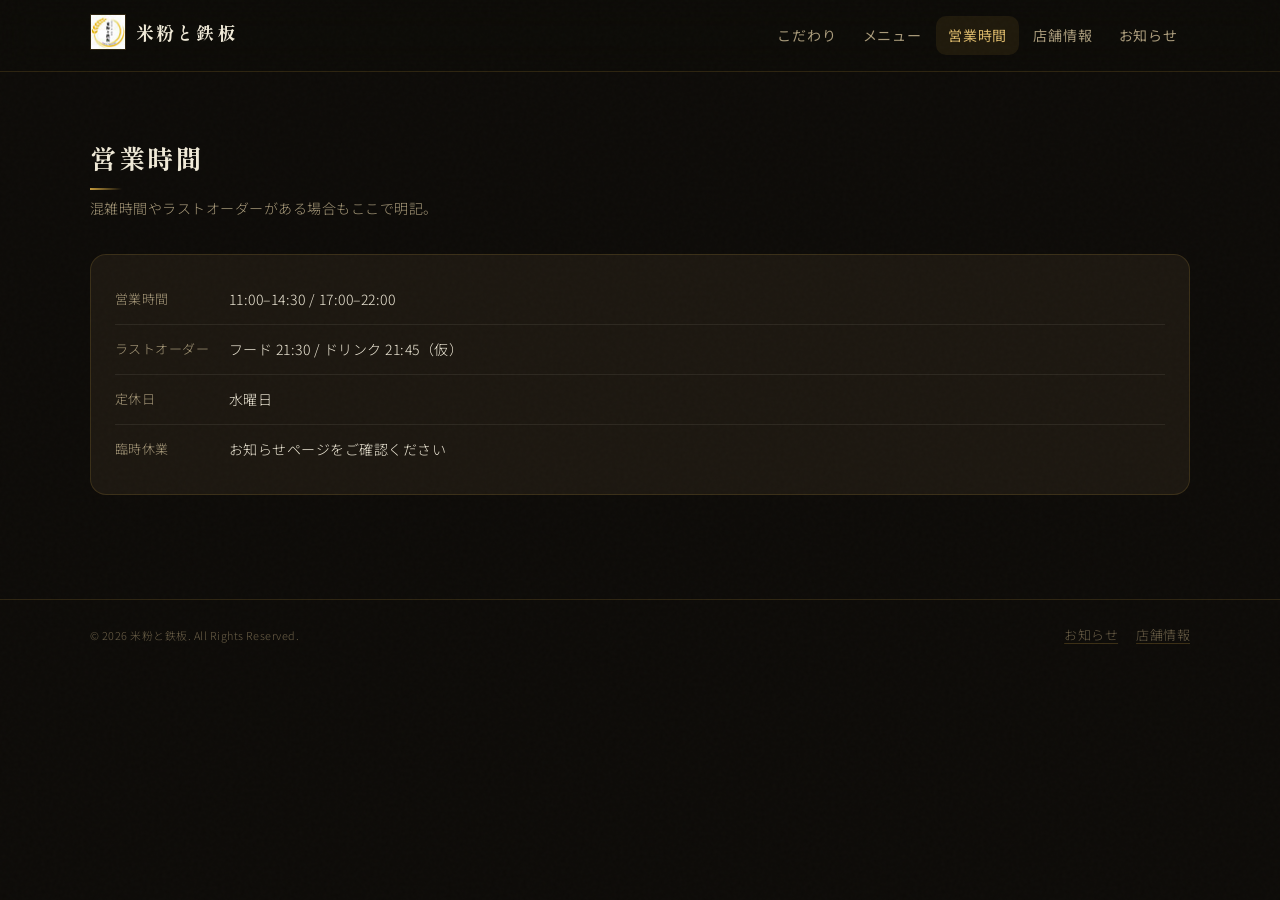
<file: hours.html>
<!-- hours.html -->
<!doctype html>
<html lang="ja">
  <head>
    <meta charset="utf-8" />
    <meta name="viewport" content="width=device-width, initial-scale=1" />
    <title>営業時間｜米粉と鉄板</title>
    <meta name="description" content="米粉と鉄板の営業時間・定休日のご案内。" />
    <link rel="stylesheet" href="style.css" />
  </head>

  <body>
    <a class="skip-link" href="#main">本文へスキップ</a>

    <header class="site-header">
      <div class="container header-inner">
        <div class="site-logo">
          <a class="brand" href="index.html" aria-label="トップへ">
            <img class="brand-mark" src="images/logo.jpg" alt="米粉と鉄板" />
            <span class="brand-name">米粉と鉄板</span>
          </a>
        </div>

        <nav class="site-nav" aria-label="グローバルナビゲーション">
          <a class="nav-link" href="index.html">こだわり</a>
          <a class="nav-link" href="menu.html">メニュー</a>
          <a class="nav-link" href="hours.html" aria-current="page">営業時間</a>
          <a class="nav-link" href="info.html">店舗情報</a>
          <a class="nav-link" href="news.html">お知らせ</a>
        </nav>
      </div>
    </header>

    <main id="main">
      <section class="section">
        <div class="container">
          <header class="section-head">
            <h1 class="section-title">営業時間</h1>
            <p class="section-lead">
              混雑時間やラストオーダーがある場合もここで明記。
            </p>
          </header>

          <div class="info-box">
            <dl class="info-list">
              <div class="info-item">
                <dt>営業時間</dt>
                <dd>11:00–14:30 / 17:00–22:00</dd>
              </div>
              <div class="info-item">
                <dt>ラストオーダー</dt>
                <dd>フード 21:30 / ドリンク 21:45（仮）</dd>
              </div>
              <div class="info-item">
                <dt>定休日</dt>
                <dd>水曜日</dd>
              </div>
              <div class="info-item">
                <dt>臨時休業</dt>
                <dd>お知らせページをご確認ください</dd>
              </div>
            </dl>
          </div>
        </div>
      </section>
    </main>

    <footer class="site-footer">
      <div class="container footer-inner">
        <small>© 2026 米粉と鉄板. All Rights Reserved.</small>
        <div class="footer-links">
          <a href="news.html">お知らせ</a>
          <a href="info.html">店舗情報</a>
        </div>
      </div>
    </footer>
  </body>
</html>
</file>
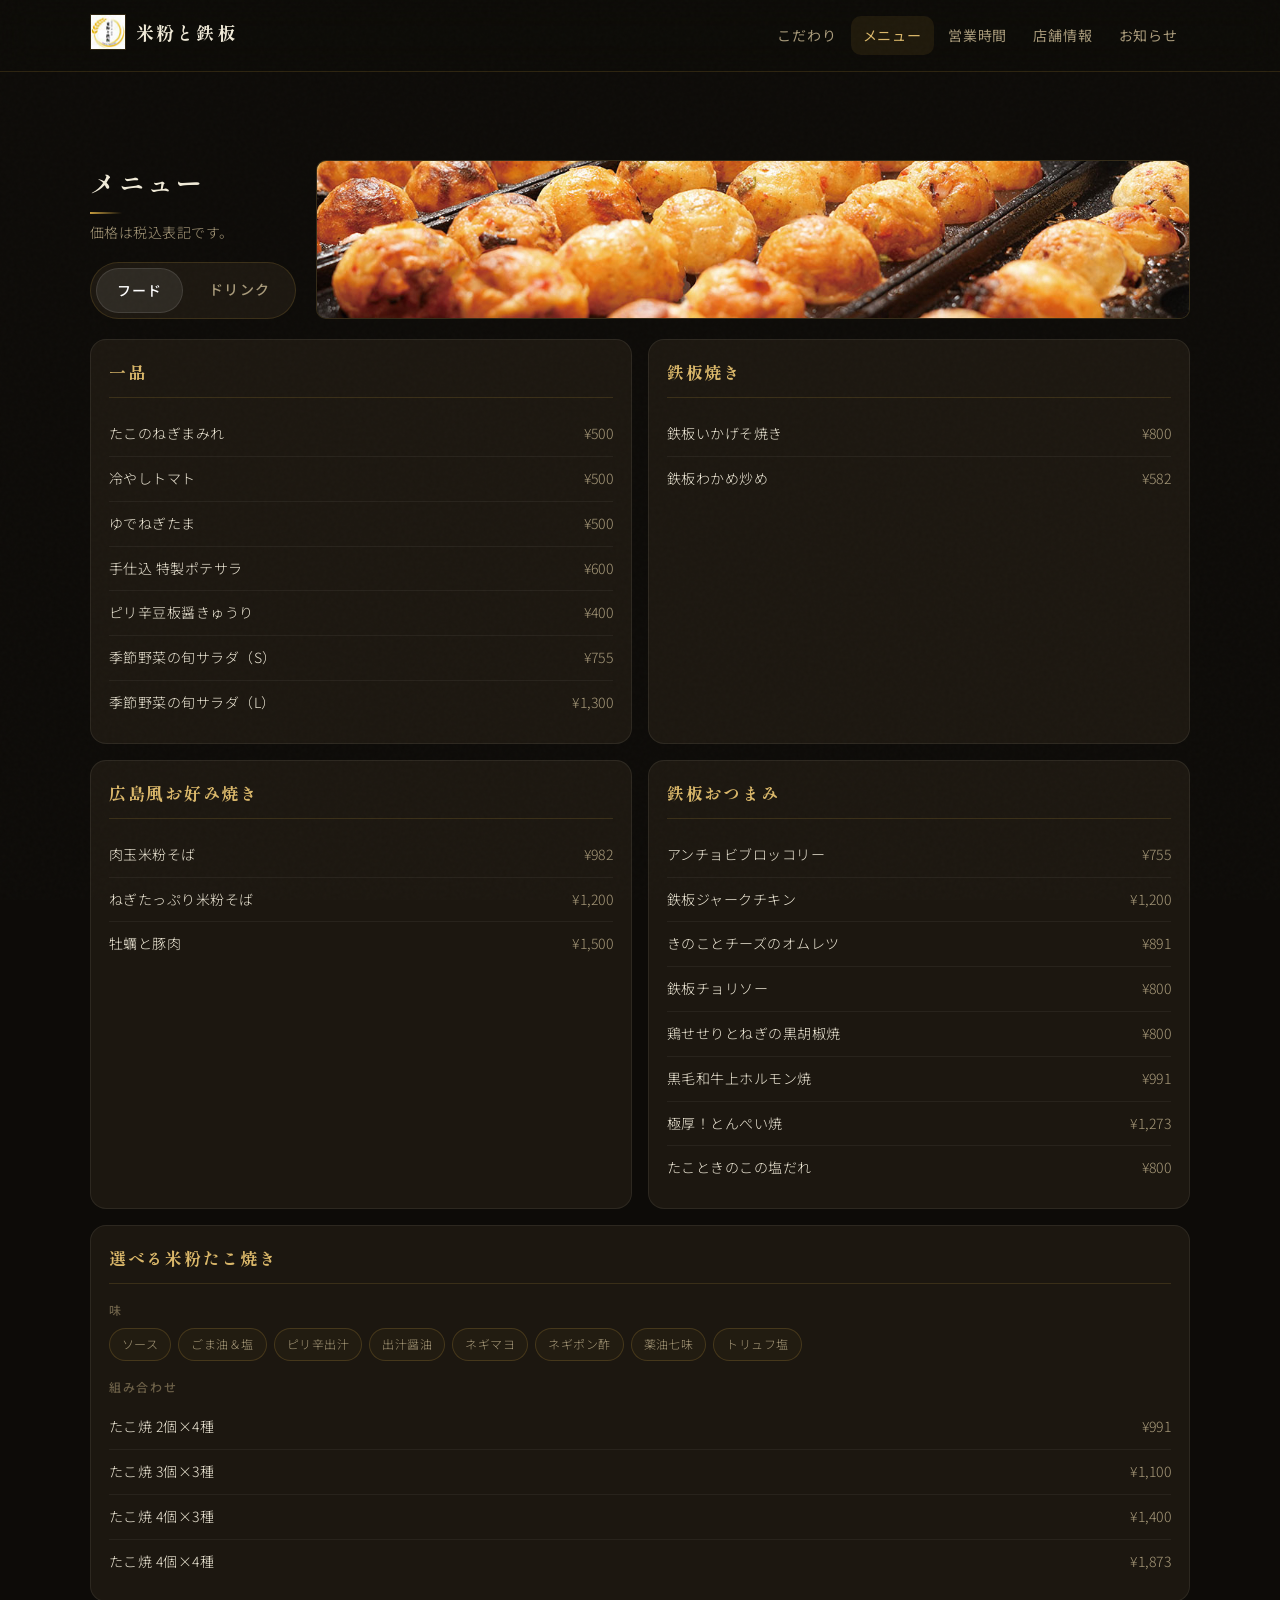
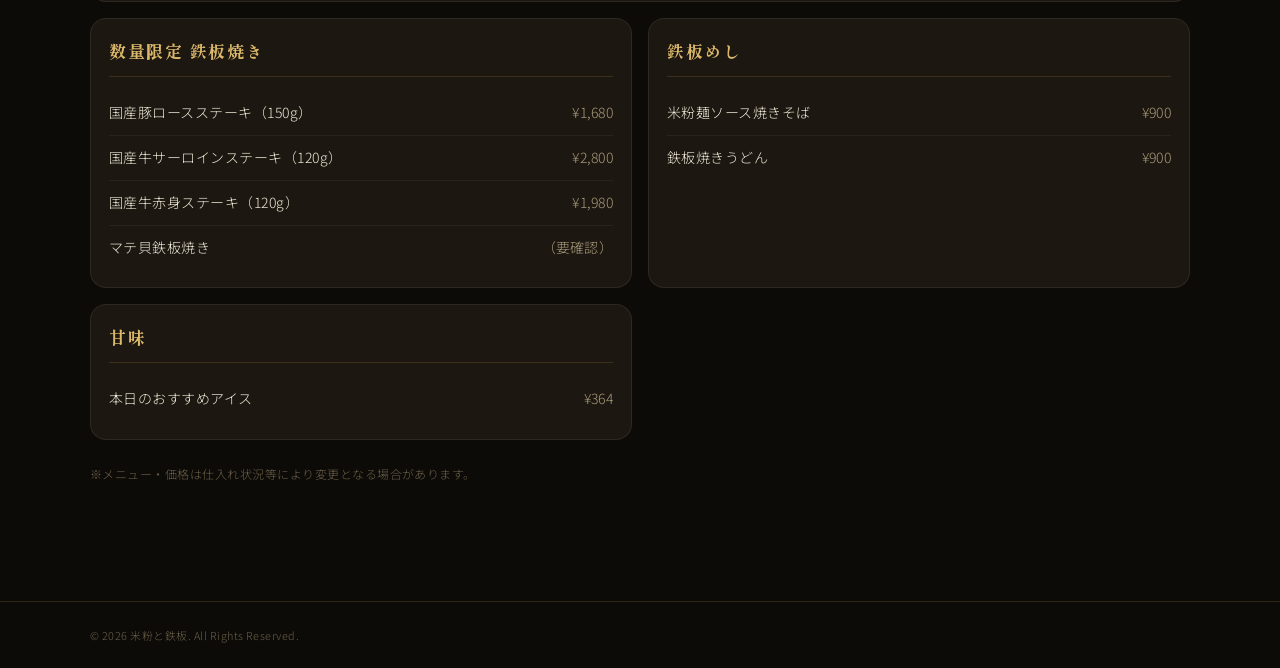
<file: menu.html>
<!DOCTYPE html>
<html lang="ja">
    <head>
        <meta charset="utf-8" />
        <meta name="viewport" content="width=device-width, initial-scale=1" />
        <title>メニュー｜米粉と鉄板</title>
        <meta
        name="description"
        content="米粉と鉄板のメニュー。鉄板焼き、おつまみ、ドリンクをご用意しています。"
        />
        <link rel="stylesheet" href="style.css" />
        <style>
          /* PC: style.cssの height:60px を上書きして左列の高さに合わせて伸ばす */
          .menu-top-grid .tab-hero {
            height: auto;
            min-height: unset;
          }

          /* スマホ: 縦積み → テキスト&タブが上、画像がフル幅で下 */
          @media (max-width: 560px) {
            .menu-top-grid {
              grid-template-columns: 1fr;
              gap: 12px;
            }
            .menu-top-grid .tab-hero {
              width: 100%;
              height: 220px;
            }
          }
        </style>
    </head>
    
    <body>
        <a class="skip-link" href="#main">本文へスキップ</a>
        
        <header class="site-header">
            <div class="container header-inner">
                <div class="site-logo">
                    <a class="brand" href="index.html" aria-label="トップへ">
                        <img class="brand-mark" src="images/logo.jpg" alt="米粉と鉄板" />
                        <span class="brand-name">米粉と鉄板</span>
                    </a>
                </div>
                
                <nav class="site-nav" aria-label="グローバルナビゲーション">
                    <a class="nav-link" href="index.html">こだわり</a>
                    <a class="nav-link" href="menu.html" aria-current="page">メニュー</a>
                    <a class="nav-link" href="hours.html">営業時間</a>
                    <a class="nav-link" href="info.html">店舗情報</a>
                    <a class="nav-link" href="news.html">お知らせ</a>
                </nav>
            </div>
        </header>
        
        
        <main id="main">
            <section class="section">
                <div class="container">
                    <div class="menu-tabs">
                        <input class="tab-radio" type="radio" name="menuTab" id="tab-food" checked/>
                        <input class="tab-radio" type="radio" name="menuTab" id="tab-drink" />

                    <div class="menu-top-grid">
                      <div class="menu-top-left">
                        <header class="section-head">
                            <h1 class="section-title">メニュー</h1>
                            <p class="section-lead">価格は税込表記です。</p>
                        </header>
                        <div class="tab-head" role="tablist" aria-label="メニュー切り替え">
                          <label class="tab-btn" for="tab-food" role="tab" aria-controls="panel-food">フード</label>
                          <label class="tab-btn" for="tab-drink" role="tab" aria-controls="panel-drink">ドリンク</label>
                        </div>
                      </div>
                      <div class="tab-hero" aria-hidden="true">
                        <img class="tab-hero-img tab-hero--food" src="images/food_img.jpg" alt="フードメニューイメージ">
                        <img class="tab-hero-img tab-hero--drink" src="images/drink_img.jpg" alt="ドリンクメニューイメージ">
                      </div>
                    </div>
                    
                
                        <section id="panel-food" class="tab-panel" role="tabpanel">
                            <div class="menu-grid-2col">
                                <!-- 一品 -->
                                <section class="menu-card">
                                        <h2 class="menu-card-title">一品</h2>
                                        <dl class="menu-dl">
                                            <div class="menu-row">
                                                <dt>たこのねぎまみれ</dt>
                                                <dd>¥500</dd>
                                            </div>
                                            <div class="menu-row">
                                                <dt>冷やしトマト</dt>
                                                <dd>¥500</dd>
                                            </div>
                                            <div class="menu-row">
                                                <dt>ゆでねぎたま</dt>
                                                <dd>¥500</dd>
                                            </div>
                                            <div class="menu-row">
                                                <dt>手仕込 特製ポテサラ</dt>
                                                <dd>¥600</dd>
                                            </div>
                                            <div class="menu-row">
                                                <dt>ピリ辛豆板醤きゅうり</dt>
                                                <dd>¥400</dd>
                                            </div>
                                            <div class="menu-row">
                                                <dt>季節野菜の旬サラダ（S）</dt>
                                                <dd>¥755</dd>
                                            </div>
                                            <div class="menu-row">
                                                <dt>季節野菜の旬サラダ（L）</dt>
                                                <dd>¥1,300</dd>
                                            </div>
                                        </dl>
                                    </section>
                                    
                                    <!-- 鉄板焼き -->
                                    <section class="menu-card">
                                        <h2 class="menu-card-title">鉄板焼き</h2>
                                        <dl class="menu-dl">
                                            <div class="menu-row">
                                                <dt>鉄板いかげそ焼き</dt>
                                                <dd>¥800</dd>
                                            </div>
                                            <div class="menu-row">
                                                <dt>鉄板わかめ炒め</dt>
                                                <dd>¥582</dd>
                                            </div>
                                        </dl>
                                    </section>
                                    
                                    <!-- 広島風お好み焼き -->
                                    <section class="menu-card">
                                        <h2 class="menu-card-title">広島風お好み焼き</h2>
                                        <dl class="menu-dl">
                                            <div class="menu-row">
                                                <dt>肉玉米粉そば</dt>
                                                <dd>¥982</dd>
                                            </div>
                                            <div class="menu-row">
                                                <dt>ねぎたっぷり米粉そば</dt>
                                                <dd>¥1,200</dd>
                                            </div>
                                            <div class="menu-row">
                                                <dt>牡蠣と豚肉</dt>
                                                <dd>¥1,500</dd>
                                            </div>
                                        </dl>
                                    </section>
                                    
                                    <!-- おつまみ -->
                                    <section class="menu-card">
                                        <h2 class="menu-card-title">鉄板おつまみ</h2>
                                        <dl class="menu-dl">
                                            <div class="menu-row">
                                                <dt>アンチョビブロッコリー</dt>
                                                <dd>¥755</dd>
                                            </div>
                                            <div class="menu-row">
                                                <dt>鉄板ジャークチキン</dt>
                                                <dd>¥1,200</dd>
                                            </div>
                                            <div class="menu-row">
                                                <dt>きのことチーズのオムレツ</dt>
                                                <dd>¥891</dd>
                                            </div>
                                            <div class="menu-row">
                                                <dt>鉄板チョリソー</dt>
                                                <dd>¥800</dd>
                                            </div>
                                            <div class="menu-row">
                                                <dt>鶏せせりとねぎの黒胡椒焼</dt>
                                                <dd>¥800</dd>
                                            </div>
                                            <div class="menu-row">
                                                <dt>黒毛和牛上ホルモン焼</dt>
                                                <dd>¥991</dd>
                                            </div>
                                            <div class="menu-row">
                                                <dt>極厚！とんぺい焼</dt>
                                                <dd>¥1,273</dd>
                                            </div>
                                            <div class="menu-row">
                                                <dt>たこときのこの塩だれ</dt>
                                                <dd>¥800</dd>
                                            </div>
                                        </dl>
                                    </section>
                                    
                                    <!-- たこ焼き -->
                                    <section class="menu-card menu-card--full">
                                        <h2 class="menu-card-title">選べる米粉たこ焼き</h2>
                                        
                                        <h3 class="menu-subtitle">味</h3>
                                        <ul class="taste-tags" aria-label="味のバリエーション">
                                            <li>ソース</li>
                                            <li>ごま油＆塩</li>
                                            <li>ピリ辛出汁</li>
                                            <li>出汁醤油</li>
                                            <li>ネギマヨ</li>
                                            <li>ネギポン酢</li>
                                            <li>薬油七味</li>
                                            <li>トリュフ塩</li>
                                        </ul>
                                        
                                        <h3 class="menu-subtitle">組み合わせ</h3>
                                        <dl class="menu-dl">
                                            <div class="menu-row">
                                                <dt>たこ焼 2個×4種</dt>
                                                <dd>¥991</dd>
                                            </div>
                                            <div class="menu-row">
                                                <dt>たこ焼 3個×3種</dt>
                                                <dd>¥1,100</dd>
                                            </div>
                                            <div class="menu-row">
                                                <dt>たこ焼 4個×3種</dt>
                                                <dd>¥1,400</dd>
                                            </div>
                                            <div class="menu-row">
                                                <dt>たこ焼 4個×4種</dt>
                                                <dd>¥1,873</dd>
                                            </div>
                                        </dl>
                                    </section>
                                    
                                    <!-- 数量限定 -->
                                    <section class="menu-card">
                                        <h2 class="menu-card-title">数量限定 鉄板焼き</h2>
                                        <dl class="menu-dl">
                                            <div class="menu-row">
                                                <dt>国産豚ロースステーキ（150g）</dt>
                                                <dd>¥1,680</dd>
                                            </div>
                                            <div class="menu-row">
                                                <dt>国産牛サーロインステーキ（120g）</dt>
                                                <dd>¥2,800</dd>
                                            </div>
                                            <div class="menu-row">
                                                <dt>国産牛赤身ステーキ（120g）</dt>
                                                <dd>¥1,980</dd>
                                            </div>
                                            <div class="menu-row">
                                                <dt>マテ貝鉄板焼き</dt>
                                                <dd>（要確認）</dd>
                                            </div>
                                        </dl>
                                    </section>
                                    
                                    <!-- 鉄板めし -->
                                    <section class="menu-card">
                                        <h2 class="menu-card-title">鉄板めし</h2>
                                        <dl class="menu-dl">
                                            <div class="menu-row">
                                                <dt>米粉麺ソース焼きそば</dt>
                                                <dd>¥900</dd>
                                            </div>
                                            <div class="menu-row">
                                                <dt>鉄板焼きうどん</dt>
                                                <dd>¥900</dd>
                                            </div>
                                        </dl>
                                    </section>
                                    
                                    <!-- 甘味 -->
                                    <section class="menu-card">
                                        <h2 class="menu-card-title">甘味</h2>
                                        <dl class="menu-dl">
                                            <div class="menu-row">
                                                <dt>本日のおすすめアイス</dt>
                                                <dd>¥364</dd>
                                            </div>
                                        </dl>
                                    </section>
                                </div>
                                <p class="menu-footnote">
                                    ※メニュー・価格は仕入れ状況等により変更となる場合があります。
                                </p>
                            </section>
                                

        <!-- ドリンク（新規） -->
        <section id="panel-drink" class="tab-panel" role="tabpanel">
            <div class="menu-grid-2col">
            <section class="menu-card">
            <h2 class="menu-card-title">ビール</h2>
            <dl class="menu-dl">
                <div class="menu-row">
                <dt>サッポロ赤星（中瓶）</dt>
                <dd>¥700</dd>
                </div>
                <div class="menu-row">
                <dt>オールフリー</dt>
                <dd>¥600</dd>
                </div>
            </dl>
            </section>

            <section class="menu-card">
            <h2 class="menu-card-title">スピリッツ</h2>
            <dl class="menu-dl">
                <div class="menu-row">
                <dt>クラフトレモンサワー</dt>
                <dd>¥800</dd>
                </div>
                <div class="menu-row">
                <dt>ジャスミンハイボール</dt>
                <dd>¥800</dd>
                </div>
            </dl>
            </section>

            <section class="menu-card">
            <h2 class="menu-card-title">お茶ハイ</h2>
            <dl class="menu-dl">
                <div class="menu-row">
                <dt>黒ウーロンハイ</dt>
                <dd>¥900</dd>
                </div>
                <div class="menu-row">
                <dt>緑茶ハイ</dt>
                <dd>¥700</dd>
                </div>
                <div class="menu-row">
                <dt>ジャスミンハイ</dt>
                <dd>¥700</dd>
                </div>
            </dl>
            </section>

            <section class="menu-card">
            <h2 class="menu-card-title">焼酎・スパイス</h2>
            <dl class="menu-dl">
                <div class="menu-row">
                <dt>カルダモン焼酎（米）</dt>
                <dd>¥800</dd>
                </div>
                <div class="menu-row">
                <dt>AKAYANE白麹（芋）</dt>
                <dd>¥900</dd>
                </div>
                <div class="menu-row">
                <dt>佐藤（黒・白・麦 各種）</dt>
                <dd>¥900</dd>
                </div>
            </dl>
            </section>

            <section class="menu-card menu-card--full">
            <h2 class="menu-card-title">クラフトジン</h2>
            <dl class="menu-dl">
                <div class="menu-row">
                <dt>HOLON 金木犀</dt>
                <dd>¥1,200</dd>
                </div>
                <div class="menu-row">
                <dt>HOLON 薫柑</dt>
                <dd>¥1,200</dd>
                </div>
                <div class="menu-row">
                <dt>ENGINE organic</dt>
                <dd>¥900</dd>
                </div>
                <div class="menu-row">
                <dt>KOMASA 桜島小みかん</dt>
                <dd>¥900</dd>
                </div>
                <div class="menu-row">
                <dt>KOMASA ほうじ茶</dt>
                <dd>¥900</dd>
                </div>
                <div class="menu-row">
                <dt>KOMASA 苺</dt>
                <dd>¥900</dd>
                </div>
                <div class="menu-row">
                <dt>MONKEY 47</dt>
                <dd>¥1,200</dd>
                </div>
                <div class="menu-row">
                <dt>No.8</dt>
                <dd>¥900</dd>
                </div>
                <div class="menu-row">
                <dt>EMPRESS1908</dt>
                <dd>¥900</dd>
                </div>
                <div class="menu-row">
                <dt>BOBBY’S</dt>
                <dd>¥800</dd>
                </div>
                <div class="menu-row">
                <dt>季の美</dt>
                <dd>¥800</dd>
                </div>
                <div class="menu-row">
                <dt>サイレントプール</dt>
                <dd>¥800</dd>
                </div>
            </dl>
            </section>

            <section class="menu-card menu-card--full">
            <h2 class="menu-card-title">ウイスキー</h2>
            <dl class="menu-dl">
                <div class="menu-row">
                <dt>角ハイボール</dt>
                <dd>¥582</dd>
                </div>
                <div class="menu-row">
                <dt>キリン陸ハイボール</dt>
                <dd>¥700</dd>
                </div>
                <div class="menu-row">
                <dt>山崎</dt>
                <dd>¥1,200</dd>
                </div>
                <div class="menu-row">
                <dt>白州</dt>
                <dd>¥1,200</dd>
                </div>
                <div class="menu-row">
                <dt>響 Japanese Harmony</dt>
                <dd>¥1,200</dd>
                </div>
                <div class="menu-row">
                <dt>知多</dt>
                <dd>¥950</dd>
                </div>
                <div class="menu-row">
                <dt>宮城峡</dt>
                <dd>¥1,000</dd>
                </div>
                <div class="menu-row">
                <dt>余市</dt>
                <dd>¥1,000</dd>
                </div>
                <div class="menu-row">
                <dt>Maker’s Mark</dt>
                <dd>¥800</dd>
                </div>
                <div class="menu-row">
                <dt>BOWMORE 12Years</dt>
                <dd>¥900</dd>
                </div>
            </dl>
            </section>

            <section class="menu-card">
            <h2 class="menu-card-title">日本酒</h2>
            <ul class="menu-note-list">
                <li>AKABU（岩手）</li>
                <li>紀土（和歌山）</li>
                <li>鍋島（佐賀）</li>
                <li>飛鸞（長崎）</li>
                <li>山本（秋田）</li>
                <li>日日（京都）</li>
                <li>産土（熊本）</li>
                <li>光栄菊（佐賀）など</li>
            </ul>
            <p class="menu-note">
                ※仕入れ状況によりラインナップが異なります。価格はスタッフまで。
            </p>
            </section>

            <section class="menu-card">
            <h2 class="menu-card-title">ワイン</h2>
            <ul class="menu-note-list">
                <li>Sauvignon Blanc / Cabernet Sauvignon</li>
                <li>Chardonnay / Pinot Noir</li>
                <li>Riesling / Syrah / Merlot</li>
            </ul>
            <p class="menu-note">
                ※鉄板焼きに合うワインをご用意しています。価格はスタッフまで。
            </p>
            </section>

            <section class="menu-card">
            <h2 class="menu-card-title">ソフトドリンク（ALL ¥500）</h2>
            <dl class="menu-dl">
                <div class="menu-row">
                <dt>自家製レモンスカッシュ</dt>
                <dd>¥500</dd>
                </div>
                <div class="menu-row">
                <dt>コカ・コーラ</dt>
                <dd>¥500</dd>
                </div>
                <div class="menu-row">
                <dt>ジンジャーエール</dt>
                <dd>¥500</dd>
                </div>
                <div class="menu-row">
                <dt>ジャスミンティー</dt>
                <dd>¥500</dd>
                </div>
                <div class="menu-row">
                <dt>トニック</dt>
                <dd>¥500</dd>
                </div>
                <div class="menu-row">
                <dt>オレンジジュース</dt>
                <dd>¥500</dd>
                </div>
                <div class="menu-row">
                <dt>緑茶</dt>
                <dd>¥500</dd>
                </div>
                <div class="menu-row">
                <dt>黒烏龍茶</dt>
                <dd>¥500</dd>
                </div>
            </dl>
            </section>
        </div>
        <p class="menu-footnote">
            ※メニュー・価格は仕入れ状況等により変更となる場合があります。
        </p>
    </section>
    </div>
    </main>

    <footer class="site-footer">
    <div class="container footer-inner">
        <small>© 2026 米粉と鉄板. All Rights Reserved.</small>
    </div>
    </footer>
</body>
</html>
</file>
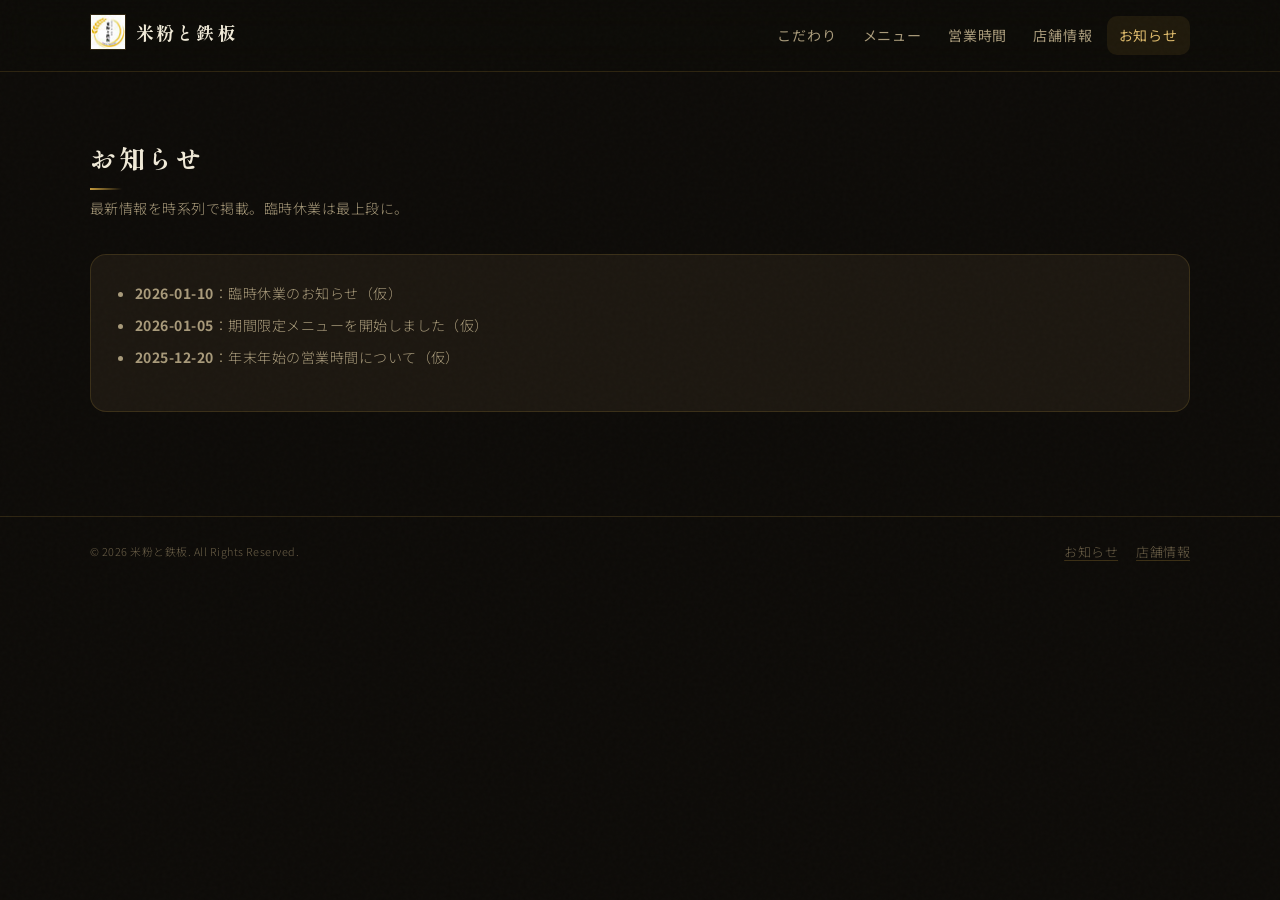
<file: news.html>
<!-- news.html -->
<!doctype html>
<html lang="ja">
  <head>
    <meta charset="utf-8" />
    <meta name="viewport" content="width=device-width, initial-scale=1" />
    <title>お知らせ｜米粉と鉄板</title>
    <meta
      name="description"
      content="米粉と鉄板からのお知らせ。臨時休業、キャンペーン、新メニュー情報など。"
    />
    <link rel="stylesheet" href="style.css" />
  </head>

  <body>
    <a class="skip-link" href="#main">本文へスキップ</a>

    <header class="site-header">
      <div class="container header-inner">
        <div class="site-logo">
          <a class="brand" href="index.html" aria-label="トップへ">
            <img class="brand-mark" src="images/logo.jpg" alt="米粉と鉄板" />
            <span class="brand-name">米粉と鉄板</span>
          </a>
        </div>

        <nav class="site-nav" aria-label="グローバルナビゲーション">
          <a class="nav-link" href="index.html">こだわり</a>
          <a class="nav-link" href="menu.html">メニュー</a>
          <a class="nav-link" href="hours.html">営業時間</a>
          <a class="nav-link" href="info.html">店舗情報</a>
          <a class="nav-link" href="news.html" aria-current="page">お知らせ</a>
        </nav>
      </div>
    </header>

    <main id="main">
      <section class="section">
        <div class="container">
          <header class="section-head">
            <h1 class="section-title">お知らせ</h1>
            <p class="section-lead">
              最新情報を時系列で掲載。臨時休業は最上段に。
            </p>
          </header>

          <!-- まずはシンプルに記事リスト（デザインは後でCSS追加してもOK） -->
          <div class="info-box">
            <ul class="bullets">
              <li><strong>2026-01-10</strong>：臨時休業のお知らせ（仮）</li>
              <li>
                <strong>2026-01-05</strong
                >：期間限定メニューを開始しました（仮）
              </li>
              <li>
                <strong>2025-12-20</strong>：年末年始の営業時間について（仮）
              </li>
            </ul>
          </div>
        </div>
      </section>
    </main>

    <footer class="site-footer">
      <div class="container footer-inner">
        <small>© 2026 米粉と鉄板. All Rights Reserved.</small>
        <div class="footer-links">
          <a href="news.html">お知らせ</a>
          <a href="info.html">店舗情報</a>
        </div>
      </div>
    </footer>
  </body>
</html>
</file>
<file: style.css>
/* style.css — 米粉と鉄板 */

@import url("https://fonts.googleapis.com/css2?family=Shippori+Mincho+B1:wght@400;500;600;700;800&family=Noto+Sans+JP:wght@300;400;500;700&display=swap");

/* ==============================
  Design Tokens
============================== */
:root {
  --bg: #0d0b08;
  --bg2: #131009;
  --panel: #1c1710;
  --panel2: #221c12;
  --amber: #c49a3c;
  --amber-lt: #dbb86a;
  --amber-dim: rgba(196, 154, 60, 0.15);
  --copper: #9a6433;
  --text: #f0ead8;
  --subtext: #a89a7a;
  --muted: #6b5f47;
  --line: rgba(196, 154, 60, 0.18);
  --line2: rgba(240, 234, 216, 0.08);
  --focus: rgba(196, 154, 60, 0.5);
  --radius: 16px;
  --radius-sm: 10px;
  --shadow: 0 12px 40px rgba(0, 0, 0, 0.55);
  --shadow-sm: 0 4px 18px rgba(0, 0, 0, 0.35);
  --container: 1100px;
  --serif:
    "Shippori Mincho B1", "Hiragino Mincho ProN", "Yu Mincho", "MS PMincho",
    serif;
  --sans: "Noto Sans JP", "Hiragino Kaku Gothic ProN", Meiryo, sans-serif;
}

/* ==============================
  Reset & Base
============================== */
*,
*::before,
*::after {
  box-sizing: border-box;
}
html,
body {
  height: 100%;
  margin: 0;
}

body {
  margin: 0;
  background: var(--bg);
  color: var(--text);
  font-family: var(--sans);
  font-weight: 300;
  line-height: 1.7;
  letter-spacing: 0.03em;
  -webkit-font-smoothing: antialiased;
}

/* Grain overlay */
body::before {
  content: "";
  position: fixed;
  inset: 0;
  background-image: url("data:image/svg+xml,%3Csvg viewBox='0 0 256 256' xmlns='http://www.w3.org/2000/svg'%3E%3Cfilter id='noise'%3E%3CfeTurbulence type='fractalNoise' baseFrequency='0.9' numOctaves='4' stitchTiles='stitch'/%3E%3C/filter%3E%3Crect width='100%25' height='100%25' filter='url(%23noise)' opacity='0.04'/%3E%3C/svg%3E");
  pointer-events: none;
  z-index: 999;
  opacity: 0.55;
}

a {
  color: inherit;
  text-decoration: none;
}

/* 画像の角丸は一切なし */
img {
  max-width: 100%;
  height: auto;
  display: block;
  border-radius: 0 !important;
}

a:focus-visible,
button:focus-visible {
  outline: 2px solid var(--focus);
  outline-offset: 3px;
  border-radius: 8px;
}

.container {
  width: min(var(--container), calc(100% - 40px));
  margin-inline: auto;
}

.skip-link {
  position: absolute;
  left: -9999px;
  top: 8px;
  padding: 10px 14px;
  background: var(--panel);
  border: 1px solid var(--line);
  border-radius: 10px;
}
.skip-link:focus {
  left: 12px;
  z-index: 9999;
}

/* ==============================
  Header
============================== */
.site-header {
  position: sticky;
  top: 0;
  z-index: 100;
  background: rgba(13, 11, 8, 0.82);
  backdrop-filter: blur(16px) saturate(160%);
  border-bottom: 1px solid var(--line);
}

.header-inner {
  display: flex;
  align-items: center;
  justify-content: space-between;
  gap: 20px;
  padding: 14px 0;
}

.brand {
  display: inline-flex;
  align-items: center;
  gap: 10px;
}

.brand-mark {
  width: 36px;
  height: 36px;
  object-fit: cover;
  border: 1px solid var(--line);
}

.brand-name {
  font-family: var(--serif);
  font-weight: 700;
  font-size: 18px;
  letter-spacing: 0.12em;
  color: var(--text);
}

.site-nav {
  display: flex;
  align-items: center;
  gap: 2px;
  flex-wrap: wrap;
  justify-content: flex-end;
}

.nav-link {
  display: inline-flex;
  padding: 8px 12px;
  border-radius: 10px;
  font-size: 14px;
  font-weight: 400;
  color: var(--subtext);
  letter-spacing: 0.06em;
  transition:
    color 0.2s,
    background 0.2s;
}
.nav-link:hover {
  color: var(--text);
  background: rgba(196, 154, 60, 0.08);
}
.nav-link[aria-current="page"] {
  color: var(--amber-lt);
  background: rgba(196, 154, 60, 0.1);
}

/* ==============================
  Amber Divider
============================== */
.amber-rule {
  display: flex;
  align-items: center;
  gap: 12px;
  margin: 0 0 24px;
}
.amber-rule::before,
.amber-rule::after {
  content: "";
  flex: 1;
  height: 1px;
  background: linear-gradient(90deg, transparent, var(--amber), transparent);
  opacity: 0.4;
}
.amber-rule span {
  font-family: var(--serif);
  font-size: 12px;
  letter-spacing: 0.18em;
  color: var(--amber);
  opacity: 0.8;
  white-space: nowrap;
}

/* ==============================
  Buttons
============================== */
.btn {
  display: inline-flex;
  align-items: center;
  justify-content: center;
  gap: 8px;
  padding: 12px 22px;
  border-radius: 12px;
  border: 1px solid var(--line);
  background: transparent;
  color: var(--text);
  font-family: var(--sans);
  font-size: 14px;
  font-weight: 500;
  letter-spacing: 0.06em;
  cursor: pointer;
  transition:
    transform 0.15s ease,
    background 0.15s ease,
    border-color 0.15s ease;
  min-height: 44px;
  user-select: none;
}
.btn:hover {
  transform: translateY(-1px);
  background: rgba(196, 154, 60, 0.06);
  border-color: rgba(196, 154, 60, 0.3);
}
.btn:active {
  transform: translateY(0);
}

.btn-primary {
  background: rgba(196, 154, 60, 0.12);
  border-color: rgba(196, 154, 60, 0.35);
  color: var(--amber-lt);
}
.btn-primary:hover {
  background: rgba(196, 154, 60, 0.2);
  border-color: rgba(196, 154, 60, 0.55);
}

.btn-ghost {
  background: transparent;
  border-color: var(--line2);
}
.btn-ghost:hover {
  border-color: rgba(196, 154, 60, 0.25);
}

/* ==============================
  Hero
============================== */
.hero {
  padding: 40px 0 0;
}

.hero-copy {
  padding: 0 0 32px;
  max-width: 680px;
}

.eyebrow {
  display: inline-flex;
  align-items: center;
  gap: 8px;
  font-size: 12px;
  letter-spacing: 0.2em;
  color: var(--amber);
  margin: 0 0 14px;
}
.eyebrow::before {
  content: "";
  width: 24px;
  height: 1px;
  background: var(--amber);
  opacity: 0.7;
}

.hero-title {
  margin: 0 0 14px;
  font-family: var(--serif);
  font-size: clamp(30px, 3.4vw, 48px);
  font-weight: 700;
  line-height: 1.25;
  letter-spacing: 0.06em;
  color: var(--text);
}

.hero-lead {
  margin: 0;
  color: var(--subtext);
  font-size: 15px;
  max-width: 52ch;
  line-height: 1.8;
}

/* ==============================
  Slider — max 1080px
============================== */
.hero-slider-wrap {
  width: 100%;
  max-width: 1080px;
  margin: 0 auto 48px;
}

.slider-radio {
  position: absolute;
  opacity: 0;
  pointer-events: none;
}

.hero-slider {
  position: relative;
  border: 1px solid var(--line);
  background: var(--panel);
}

.hero-slider::before {
  content: "";
  position: absolute;
  inset: -24px;
  background: radial-gradient(
    ellipse at center,
    rgba(196, 154, 60, 0.07) 0%,
    transparent 68%
  );
  pointer-events: none;
  z-index: -1;
}

.slider-visual {
  position: relative;
}

.slider-viewport {
  overflow: hidden;
}

.slider-track {
  display: flex;
  width: 500%;
  transition: transform 0.5s cubic-bezier(0.4, 0, 0.2, 1);
}

.slide {
  width: 100%;
  aspect-ratio: 16 / 9;
  margin: 0;
  background-size: cover;
  background-position: center;
  background-repeat: no-repeat;
}
.slide-1 {
  background-image: url("images/slide1.jpg");
}
.slide-2 {
  background-image: url("images/slide2.jpg");
}
.slide-3 {
  background-image: url("images/slide3.jpg");
}
.slide-4 {
  background-image: url("images/slide4.jpg");
}
.slide-5 {
  background-image: url("images/slide5.jpg");
}

#slide-1:checked ~ .slider-visual .slider-viewport .slider-track {
  transform: translateX(0%);
}
#slide-2:checked ~ .slider-visual .slider-viewport .slider-track {
  transform: translateX(-20%);
}
#slide-3:checked ~ .slider-visual .slider-viewport .slider-track {
  transform: translateX(-40%);
}
#slide-4:checked ~ .slider-visual .slider-viewport .slider-track {
  transform: translateX(-60%);
}
#slide-5:checked ~ .slider-visual .slider-viewport .slider-track {
  transform: translateX(-80%);
}

/* 左右オーバーレイボタン（hover時のみ表示） */
.slider-btn {
  position: absolute;
  top: 50%;
  transform: translateY(-50%);
  z-index: 10;
  width: 48px;
  height: 64px;
  border: none;
  background: rgba(13, 11, 8, 0.55);
  color: var(--text);
  font-size: 26px;
  line-height: 1;
  cursor: pointer;
  opacity: 0;
  transition:
    opacity 0.2s ease,
    background 0.15s ease;
  display: flex;
  align-items: center;
  justify-content: center;
}
.slider-btn--prev {
  left: 0;
}
.slider-btn--next {
  right: 0;
}
.slider-visual:hover .slider-btn {
  opacity: 1;
}
.slider-btn:hover {
  background: rgba(13, 11, 8, 0.78);
}

.slider-dots {
  display: flex;
  justify-content: center;
  gap: 10px;
  padding: 10px 0 8px;
}

.dot {
  width: 8px;
  height: 8px;
  border-radius: 999px;
  border: 1px solid rgba(196, 154, 60, 0.4);
  background: transparent;
  cursor: pointer;
  transition:
    background 0.2s,
    border-color 0.2s;
}

#slide-1:checked ~ .slider-dots label[for="slide-1"],
#slide-2:checked ~ .slider-dots label[for="slide-2"],
#slide-3:checked ~ .slider-dots label[for="slide-3"],
#slide-4:checked ~ .slider-dots label[for="slide-4"],
#slide-5:checked ~ .slider-dots label[for="slide-5"] {
  background: var(--amber);
  border-color: var(--amber);
}

/* ==============================
  Sections
============================== */
.section {
  padding: 64px 0;
}

.section-head {
  margin-bottom: 32px;
}

.section-title {
  margin: 0 0 6px;
  font-family: var(--serif);
  font-size: clamp(20px, 2.2vw, 26px);
  font-weight: 700;
  letter-spacing: 0.1em;
  color: var(--text);
}

.section-title::after {
  content: "";
  display: block;
  width: 32px;
  height: 2px;
  background: linear-gradient(90deg, var(--amber), transparent);
  margin-top: 8px;
}

.section-lead {
  margin: 0;
  color: var(--subtext);
  font-size: 14px;
  max-width: 60ch;
  line-height: 1.8;
}

.section-cta {
  margin-top: 24px;
  display: flex;
  gap: 12px;
}
.section-cta.left {
  justify-content: flex-start;
}

/* ==============================
  Menu Page — Tabs
============================== */
.tab-radio {
  position: absolute;
  opacity: 0;
  pointer-events: none;
}

.menu-tabs {
  margin-top: 24px;
}

/* PC: tab-bar は flex横並び（タブボタン左・画像右） */
.tab-bar {
  display: flex;
  align-items: center;
  gap: 16px;
  margin-bottom: 24px;
}

.tab-head {
  display: inline-flex;
  gap: 6px;
  padding: 5px;
  border: 1px solid var(--line);
  border-radius: 999px;
  background: var(--panel);
  flex-shrink: 0;
}

.tab-btn {
  cursor: pointer;
  padding: 10px 20px;
  border-radius: 999px;
  font-size: 14px;
  font-weight: 500;
  letter-spacing: 0.08em;
  color: var(--subtext);
  user-select: none;
  transition:
    background 0.2s,
    color 0.2s;
}

/* アクティブタブ（元の構造に合わせたセレクタ） */
#tab-food:checked ~ .tab-bar .tab-head label[for="tab-food"],
#tab-drink:checked ~ .tab-bar .tab-head label[for="tab-drink"] {
  color: var(--amber-lt);
  background: rgba(196, 154, 60, 0.12);
}

.tab-hero {
  flex: 1;
  overflow: hidden;
  height: 60px;
  position: relative;
  border: 1px solid var(--line2);
  background: var(--panel);
}

.tab-hero-img {
  position: absolute;
  inset: 0;
  width: 100%;
  height: 100%;
  object-fit: cover;
  opacity: 0;
  transition: opacity 0.4s ease;
  border-radius: 0 !important;
}

/* 画像切り替え（元の構造に合わせたセレクタ） */
#tab-food:checked ~ .tab-bar .tab-hero--food {
  opacity: 1;
}
#tab-drink:checked ~ .tab-bar .tab-hero--drink {
  opacity: 1;
}

.tab-panel {
  display: none;
}

/* パネル表示（元の構造に合わせたセレクタ） */
#tab-food:checked ~ #panel-food {
  display: block;
}
#tab-drink:checked ~ #panel-drink {
  display: block;
}

/* ==============================
  Menu Grid (menu.html)
============================== */
.menu-grid-2col {
  display: grid;
  grid-template-columns: 1fr 1fr;
  gap: 16px;
}

.menu-card {
  border: 1px solid var(--line2);
  border-radius: var(--radius);
  background: var(--panel);
  padding: 18px;
  transition: border-color 0.2s;
}
.menu-card:hover {
  border-color: var(--line);
}
.menu-card--full {
  grid-column: 1 / -1;
}

.menu-card-title {
  margin: 0 0 14px;
  font-family: var(--serif);
  font-size: 17px;
  font-weight: 700;
  letter-spacing: 0.1em;
  color: var(--amber-lt);
  padding-bottom: 10px;
  border-bottom: 1px solid var(--line);
}

.menu-subtitle {
  margin: 16px 0 8px;
  font-size: 12px;
  font-weight: 500;
  letter-spacing: 0.14em;
  color: var(--muted);
  text-transform: uppercase;
}

.menu-dl {
  margin: 0;
}

.menu-row {
  display: grid;
  grid-template-columns: 1fr auto;
  gap: 14px;
  padding: 10px 0;
  border-bottom: 1px solid rgba(255, 255, 255, 0.05);
  align-items: baseline;
}
.menu-row:last-child {
  border-bottom: none;
}
.menu-row dt,
.menu-row dd {
  margin: 0;
}
.menu-row dt {
  font-size: 14px;
  color: var(--text);
}
.menu-row dd {
  font-size: 14px;
  font-variant-numeric: tabular-nums;
  letter-spacing: 0.02em;
  color: var(--subtext);
  white-space: nowrap;
}

.taste-tags {
  display: flex;
  flex-wrap: wrap;
  gap: 7px;
  padding: 0;
  margin: 0 0 14px;
  list-style: none;
}
.taste-tags li {
  border: 1px solid rgba(196, 154, 60, 0.22);
  border-radius: 999px;
  padding: 5px 12px;
  font-size: 12px;
  color: var(--subtext);
  background: rgba(196, 154, 60, 0.04);
  letter-spacing: 0.04em;
}

.menu-note {
  margin-top: 12px;
  color: var(--muted);
  font-size: 12px;
  line-height: 1.7;
}

.menu-note-list {
  margin: 0 0 10px;
  padding-left: 18px;
  color: var(--subtext);
  font-size: 14px;
  line-height: 2;
}

.menu-footnote {
  margin-top: 24px;
  color: var(--muted);
  font-size: 12px;
  letter-spacing: 0.04em;
}

/* ==============================
  Recommended Menu Cards (index)
============================== */
.menu-grid {
  display: grid;
  grid-template-columns: repeat(3, 1fr);
  gap: 16px;
  margin-top: 24px;
}

.osusume-menu-card {
  display: flex;
  flex-direction: column;
  border: 1px solid var(--line2);
  background: var(--panel);
  overflow: hidden;
  border-radius: var(--radius);
  box-shadow: var(--shadow-sm);
  transition:
    transform 0.2s ease,
    border-color 0.2s ease,
    box-shadow 0.2s ease;
}
.osusume-menu-card:hover {
  transform: translateY(-3px);
  border-color: var(--line);
  box-shadow: var(--shadow);
}

.osusume-menu-card img {
  width: 100%;
  aspect-ratio: 4 / 3;
  object-fit: cover;
  display: block;
  border-radius: 0 !important;
  transition: transform 0.4s ease;
}
.osusume-menu-card:hover img {
  transform: scale(1.04);
}

.menu-body {
  padding: 16px;
  flex: 1;
  display: flex;
  flex-direction: column;
  gap: 6px;
}

.menu-name {
  margin: 0;
  font-family: var(--serif);
  font-size: 16px;
  font-weight: 600;
  letter-spacing: 0.04em;
}
.menu-desc {
  margin: 0;
  color: var(--subtext);
  font-size: 13px;
  line-height: 1.7;
  flex: 1;
}
.menu-price {
  margin: 0;
  font-weight: 700;
  color: var(--amber-lt);
  letter-spacing: 0.04em;
}

/* ==============================
  Info Box
============================== */
.info-box {
  padding: 20px 24px;
  border-radius: var(--radius);
  border: 1px solid var(--line);
  background: var(--panel);
}

.info-list {
  margin: 0;
}

.info-item {
  display: grid;
  grid-template-columns: 100px 1fr;
  gap: 14px;
  padding: 12px 0;
}
.info-item + .info-item {
  border-top: 1px solid var(--line2);
}
.info-item dt {
  color: var(--subtext);
  font-size: 13px;
  padding-top: 1px;
}
.info-item dd {
  margin: 0;
  font-size: 14px;
  line-height: 1.8;
}

.info-actions {
  margin-top: 18px;
  padding-top: 16px;
  border-top: 1px solid var(--line2);
  display: flex;
  gap: 10px;
  flex-wrap: wrap;
}

/* ==============================
  Access / Map
============================== */
.access-grid {
  display: grid;
  grid-template-columns: 1fr 1fr;
  gap: 20px;
  align-items: start;
}

.map-box {
  border: 1px solid var(--line);
  overflow: hidden;
  height: 380px;
}

.access-text .info-list {
  border-radius: var(--radius);
  border: 1px solid var(--line);
  background: var(--panel);
  padding: 4px 20px;
}

.sub-title {
  margin: 0 0 12px;
  font-family: var(--serif);
  font-size: 16px;
  letter-spacing: 0.08em;
  color: var(--amber-lt);
}

.bullets {
  margin: 0 0 20px;
  padding-left: 20px;
  color: var(--subtext);
  font-size: 14px;
  line-height: 2;
}
.bullets li {
  margin: 4px 0;
}

/* ==============================
  Store Photos (info page)
============================== */
.store-photos {
  padding: 0 0 32px;
}

.photo-grid {
  display: grid;
  grid-template-columns: 1fr 1fr;
  gap: 16px;
  margin-top: 16px;
}

.photo-card {
  padding: 14px;
  border-radius: var(--radius);
  border: 1px solid var(--line2);
  background: var(--panel);
  overflow: hidden;
}

.photo-card__title {
  margin: 0 0 10px;
  font-family: var(--serif);
  font-size: 14px;
  letter-spacing: 0.06em;
  color: var(--subtext);
}

.photo {
  margin: 0;
  overflow: hidden;
  border: 1px solid var(--line2);
}

.photo img {
  width: 100%;
  aspect-ratio: 4 / 3;
  object-fit: cover;
  display: block;
  border-radius: 0 !important;
}

.photo__cap {
  padding: 10px 14px;
  font-size: 12px;
  color: var(--subtext);
  letter-spacing: 0.04em;
  border-top: 1px solid var(--line2);
  background: rgba(0, 0, 0, 0.2);
}

/* ==============================
  FAQ
============================== */
.store-faq {
  padding: 0 0 32px;
}

.faq {
  display: grid;
  gap: 8px;
  margin-top: 16px;
}

.faq-item {
  border-radius: var(--radius);
  border: 1px solid var(--line2);
  background: var(--panel);
  overflow: hidden;
  transition: border-color 0.2s;
}
.faq-item[open] {
  border-color: var(--line);
}

.faq-item > summary {
  cursor: pointer;
  list-style: none;
  padding: 16px 48px 16px 18px;
  font-weight: 500;
  font-size: 15px;
  letter-spacing: 0.02em;
  position: relative;
  color: var(--text);
}
.faq-item > summary::-webkit-details-marker {
  display: none;
}
.faq-item > summary::after {
  content: "＋";
  position: absolute;
  right: 16px;
  top: 50%;
  transform: translateY(-50%);
  font-size: 16px;
  color: var(--amber);
  opacity: 0.8;
}
.faq-item[open] > summary::after {
  content: "－";
}

.faq-item__a {
  padding: 14px 18px 16px;
  color: var(--subtext);
  font-size: 14px;
  line-height: 1.85;
  border-top: 1px solid var(--line2);
}
.faq-item__a p {
  margin: 0;
}

/* ==============================
  News
============================== */
.news-list {
  display: grid;
  gap: 2px;
  margin-top: 8px;
}

.news-item {
  display: grid;
  grid-template-columns: 110px 1fr;
  gap: 16px;
  align-items: baseline;
  padding: 14px 18px;
  border-radius: 10px;
  background: var(--panel);
  border: 1px solid var(--line2);
  font-size: 14px;
  transition: border-color 0.2s;
}
.news-item:hover {
  border-color: var(--line);
}

.news-date {
  color: var(--amber);
  font-size: 12px;
  letter-spacing: 0.06em;
  white-space: nowrap;
}
.news-text {
  color: var(--text);
}

/* ==============================
  Footer
============================== */
.site-footer {
  margin-top: 40px;
  border-top: 1px solid var(--line);
  padding: 24px 0;
  color: var(--muted);
  font-size: 13px;
}

.footer-inner {
  display: flex;
  align-items: center;
  justify-content: space-between;
  gap: 14px;
  flex-wrap: wrap;
}

.footer-links {
  display: flex;
  gap: 18px;
}
.footer-links a {
  color: var(--muted);
  text-decoration: underline;
  text-underline-offset: 3px;
  text-decoration-color: rgba(196, 154, 60, 0.25);
  transition: color 0.2s;
}
.footer-links a:hover {
  color: var(--subtext);
}

/* ==============================
  Splash Screen
============================== */
.splash {
  position: fixed;
  inset: 0;
  background: #ffffff;
  display: flex;
  align-items: center;
  justify-content: center;
  z-index: 9000;
  pointer-events: none;
  animation: splashFade 1.2s ease 2.5s forwards;
}

.splash-logo {
  display: flex;
  flex-direction: column;
  align-items: center;
  gap: 16px;
  animation: splashFloat 0.9s cubic-bezier(0.2, 0.8, 0.3, 1) 0.1s both;
}

.splash-logo img {
  width: 120px;
  height: 120px;
  object-fit: cover;
  border-radius: 0 !important;
}

.splash-logo span {
  font-family: var(--serif);
  font-size: 22px;
  font-weight: 700;
  letter-spacing: 0.18em;
  color: #1a1a1a;
}

.splash-sub {
  font-size: 11px;
  letter-spacing: 0.28em;
  color: #888;
  margin: 0;
}

.menu-top-grid {
  display: grid;
  grid-template-columns: auto 1fr;
  gap: 20px;
  align-items: stretch;
  margin-bottom: 20px;
}

.menu-top-left {
  display: flex;
  flex-direction: column;
  justify-content: space-between;
  gap: 16px;
}

.menu-top-left .section-head {
  margin-bottom: 0;
}

.menu-top-left .tab-head {
  align-self: flex-start;
}

.tab-hero {
  border-radius: var(--radius-sm);
  overflow: hidden;
  position: relative;
  border: 1px solid var(--line);
  background: rgba(255, 255, 255, 0.03);
  min-height: 100px;
}

.tab-hero-img {
  position: absolute;
  inset: 0;
  width: 100%;
  height: 100%;
  object-fit: cover;
  opacity: 0;
  transition: opacity 0.35s ease;
}

#tab-food:checked ~ .menu-top-grid .tab-hero-img.tab-hero--food {
  opacity: 1;
}
#tab-drink:checked ~ .menu-top-grid .tab-hero-img.tab-hero--drink {
  opacity: 1;
}

#tab-food:checked ~ .menu-top-grid .tab-head label[for="tab-food"],
#tab-drink:checked ~ .menu-top-grid .tab-head label[for="tab-drink"] {
  color: rgba(255, 255, 255, 1);
  background: rgba(255, 255, 255, 0.08);
  border: 1px solid rgba(255, 255, 255, 0.1);
}

@keyframes splashFloat {
  from {
    opacity: 0;
    transform: translateY(20px);
  }
  to {
    opacity: 1;
    transform: translateY(0);
  }
}
@keyframes splashFade {
  to {
    opacity: 0;
    visibility: hidden;
  }
}
.splash-done .splash {
  display: none;
}

/* ==============================
  Responsive
============================== */
@media (max-width: 960px) {
  .access-grid {
    grid-template-columns: 1fr;
  }
}

@media (max-width: 760px) {
  .photo-grid {
    grid-template-columns: 1fr;
  }
  .menu-grid {
    grid-template-columns: 1fr;
  }
  .menu-grid-2col {
    grid-template-columns: 1fr;
  }
  .menu-card--full {
    grid-column: auto;
  }
}

@media (max-width: 560px) {
  .header-inner {
    flex-direction: column;
    align-items: center;
    padding: 12px 0;
    gap: 10px;
  }
  .site-nav {
    width: 100%;
    justify-content: center;
    gap: 0;
  }
  .nav-link {
    padding: 6px 8px;
    font-size: 13px;
  }
  .hero-title {
    font-size: 26px;
  }
  .info-item {
    grid-template-columns: 80px 1fr;
  }
  .map-box {
    height: 260px;
  }
  .news-item {
    grid-template-columns: 1fr;
    gap: 4px;
  }
  .slide {
    aspect-ratio: 4 / 3;
  }
  .slider-btn {
    width: 36px;
    height: 52px;
    font-size: 22px;
  }

  /* ── メニューページ スマホ対応 ──
     tab-bar を縦積みに：タブボタンが上、画像バナーが下 */
  .tab-bar {
    flex-direction: column;
    align-items: stretch;
    gap: 10px;
  }

  /* タブボタンをフル幅・中央揃えに */
  .tab-head {
    width: 100%;
    justify-content: center;
  }

  /* 画像バナーの高さをスマホ向けに */
  .tab-hero {
    flex: none;
    width: 100%;
    height: 100px;
  }
}

@media (prefers-reduced-motion: reduce) {
  *,
  *::before,
  *::after {
    animation: none !important;
    transition: none !important;
  }
}
</file>
